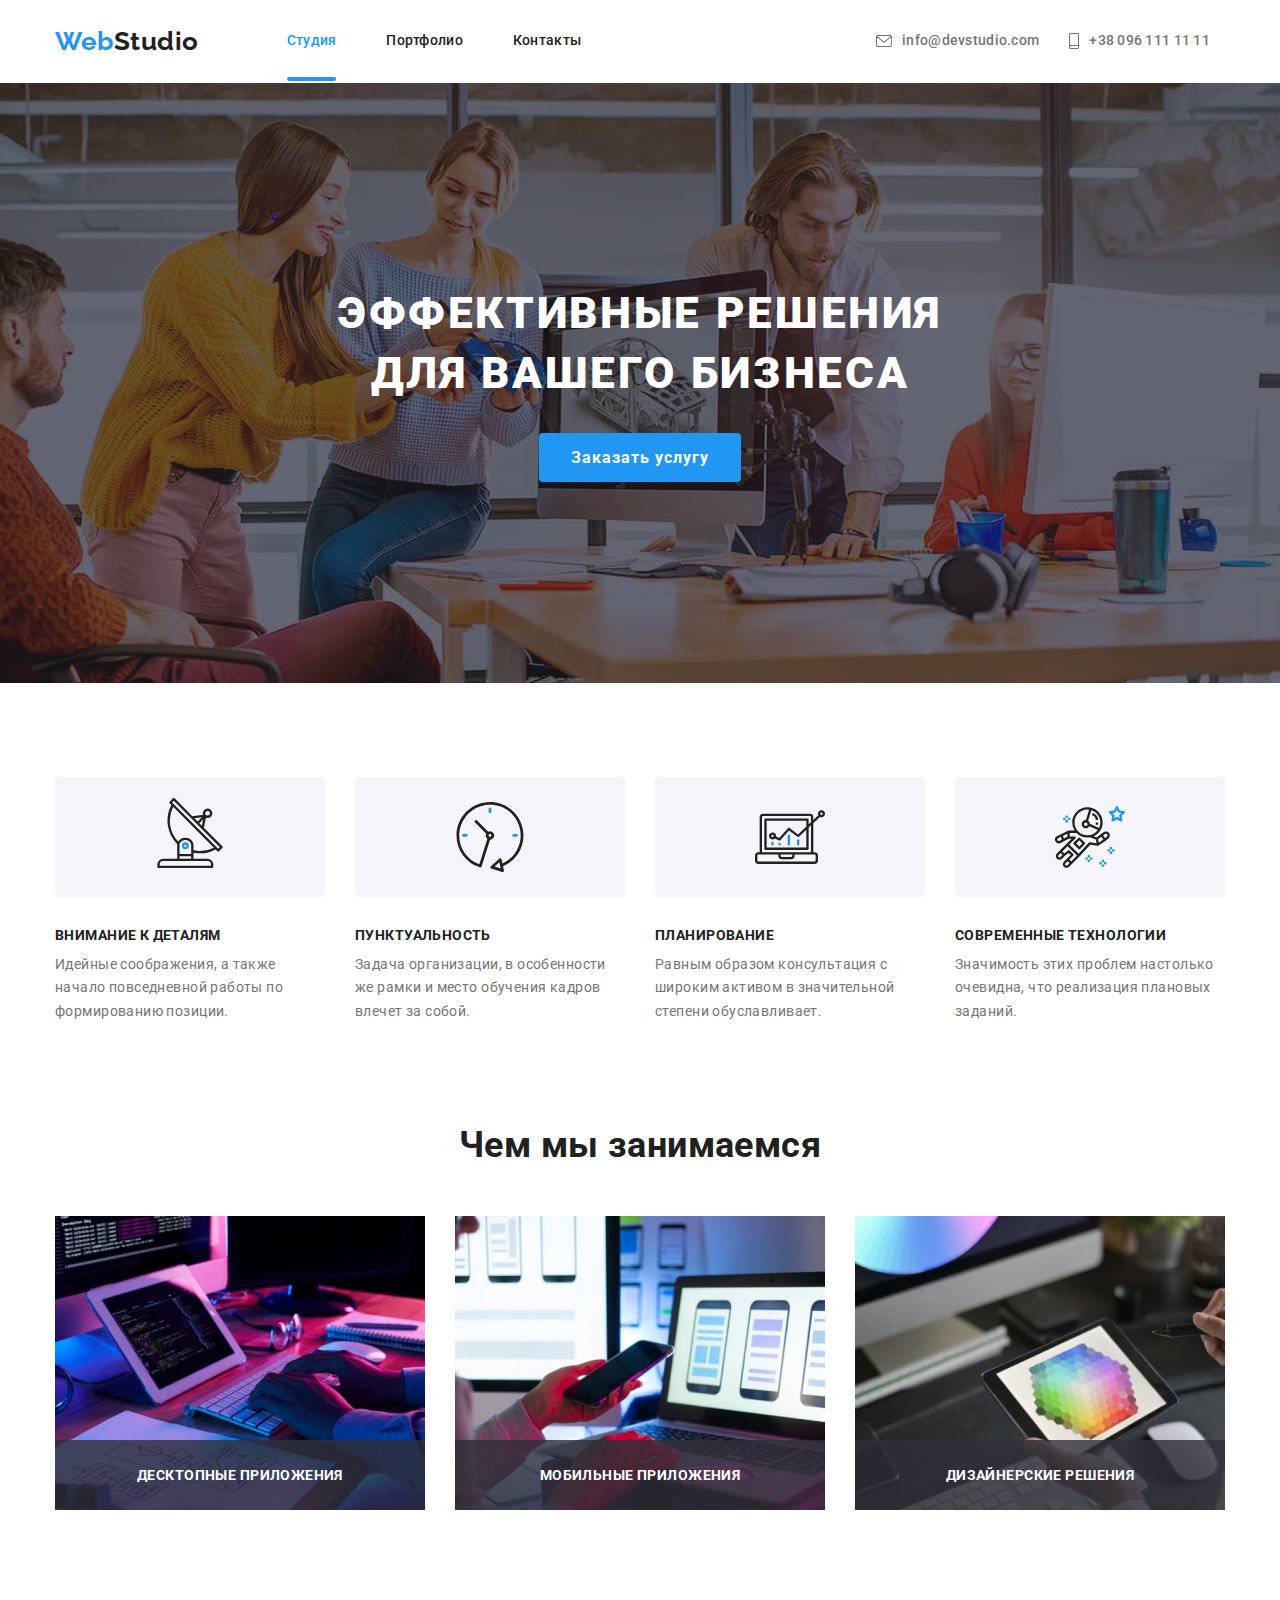
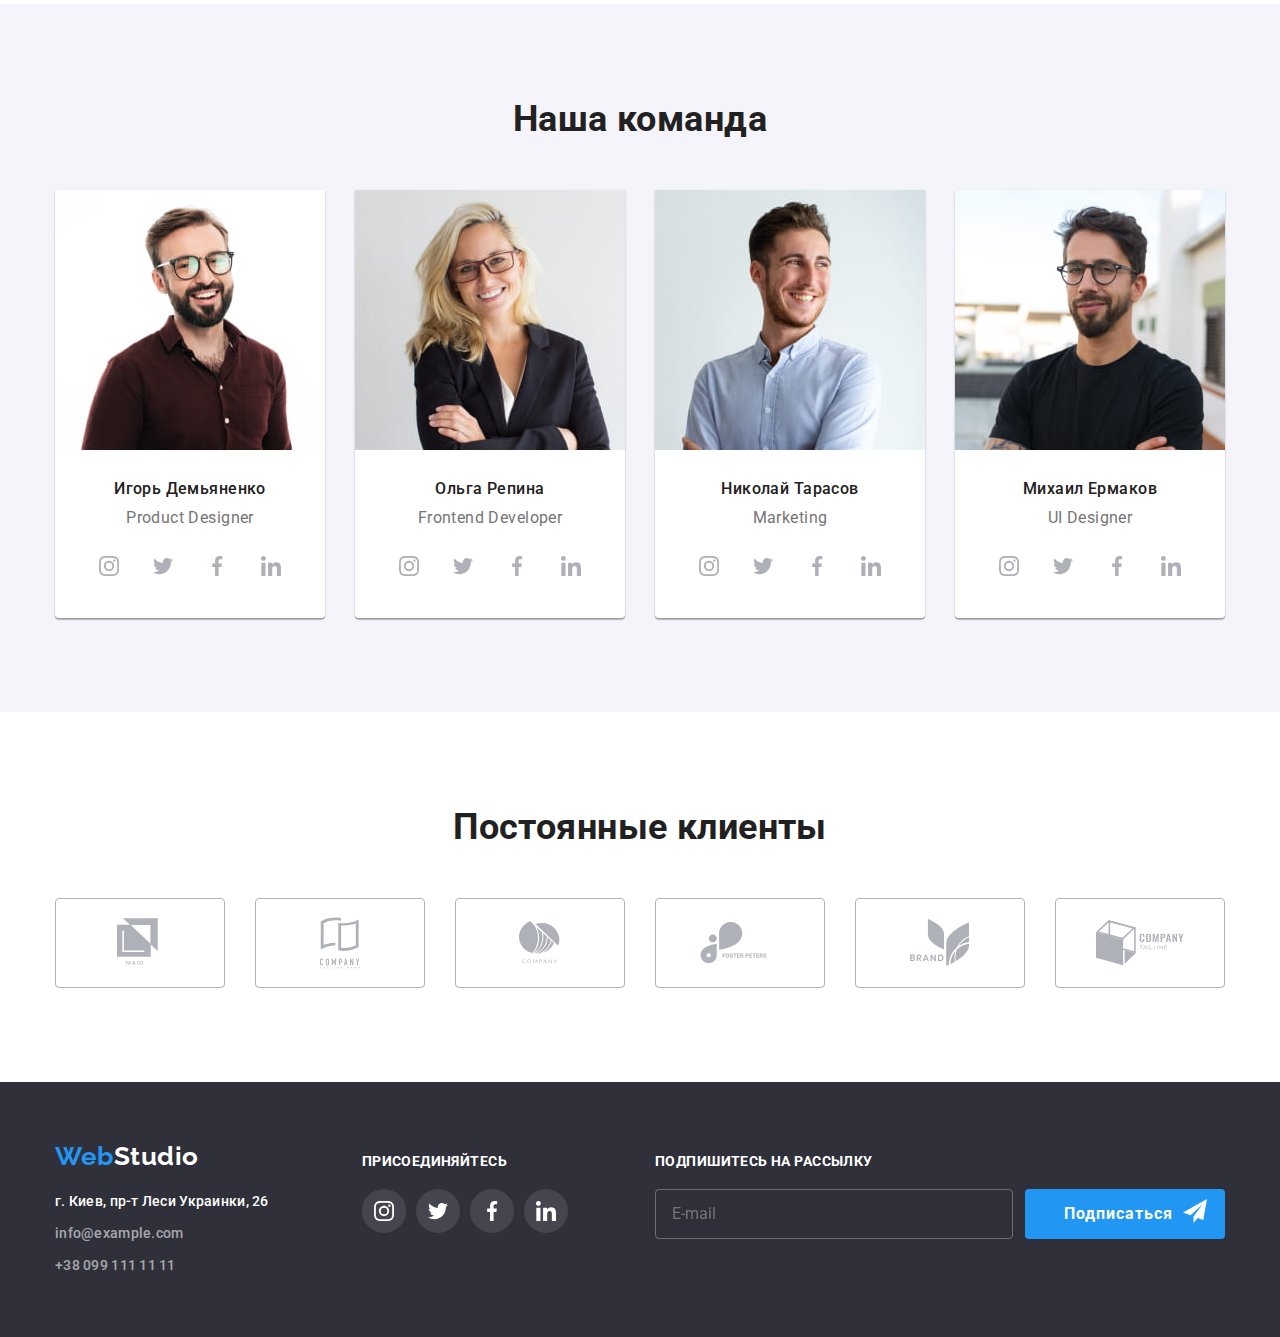
<file: index.html>
<!DOCTYPE html>
<html lang="ru">

<head>
  <meta charset="UTF-8" />
  <meta name="viewport" content="width=device-width, initial-scale=1.0" />
  <title>Web Studio</title>
  <link rel="stylesheet"
    href="https://cdnjs.cloudflare.com/ajax/libs/modern-normalize/0.7.0/modern-normalize.min.css" />
  <link
    href="https://fonts.googleapis.com/css2?family=Raleway:wght@700&family=Roboto:ital,wght@0,400;0,500;0,700;1,400&display=swap"
    rel="stylesheet">
  <link rel="stylesheet" href="./css/main.min.css" />
</head>

<body >
    <!-- header -->
  <header class="header">
    <div class="container menu">
      <nav>
        <div class=" main-nav">
            <a href="index.html" class="logo link  accent ">Web<span class="black">Studio</span></a>       
          <ul class="li main-menu">
            <li class="item main-menu-item">
              <a href="index.html" class=" link active main ">Студия</a>
            </li>
          <li class="item main-menu-item">
            <a href="./portfolio.html" class=" link">Портфолио</a>
          </li>
          <li class="item main-menu-item">
            <a href="#contacts" class=" link">Контакты</a>
          </li>
        </ul>
        </div>
      </nav>
      <ul class="li contact-container">
        <li class="item contact-container-item">
          <a href="mailto:info@devstudio.com" class=" link contact">
            <svg class="icon" width="16" height="12">
              <use href="./img/sprite.svg#icon-mail"></use>
            </svg>
            info@devstudio.com</a>
        </li>
        <li class="item contact-container-item">
          <a href="tel:+380961111111" class=" link contact">
            <svg class="icon" width="10" height="16">
              <use href="./img/sprite.svg#icon-smartphone"></use>
            </svg>
            +38 096 111 11 11</a>
        </li>
      </ul>
    </div>
    <div class="container container-mobile-menu">
    
      <a href="index.html" class="logo link  accent ">Web<span class="black">Studio</span></a>
      <button  class="mobile-menu-btn" aria-label="Переключатель мобильного меню" data-menu-button>
        <svg  class="icon " width="40" height="40">
          <use class="icon-menu" href="./img/sprite.svg#icon-menu"></use>
          <use class="icon-cross" href="./img/sprite.svg#icon-close-black"></use>
        </svg>
      </button>
    
      <div data-menu class="mobile-menu">
        <div data-menu class="mobile-main-menu">
          <ul class="li main-menu-items">
            <li class="item main-menu-item"><a href="index.html" class=" link active main ">Студия</a></li>
            <li class="item main-menu-item">
              <a href="./portfolio.html" class=" link">Портфолио</a>
            </li>
            <li class="item main-menu-item"><a href="#contacts" class=" link">Контакты</a></li>
          </ul>
        </div>
    
    
        <ul class="li contact-container">
          <li class="item contact-container-item">
            <a href="mailto:info@devstudio.com" class=" link contact">
              <svg class="icon" width="16" height="12">
                <use href="./img/sprite.svg#icon-mail"></use>
              </svg>
              info@devstudio.com</a>
          </li>
          <li class="item contact-container-item">
            <a href="tel:+380961111111" class=" link contact">
              <svg class="icon" width="10" height="16">
                <use href="./img/sprite.svg#icon-smartphone"></use>
              </svg>
              +38 096 111 11 11</a>
          </li>
        </ul>
      </div>
    </div>
  </header>
  <!--section hero-->
  <section class="hero">
    <div class="hero-content"><h1 class=" title">
      Эффективные решения
      для вашего бизнеса
    </h1>
    <button data-modal-open class="button button-hero button-shadow">Заказать услугу</button></div>
  </section>
  <!--section company advantages-->
  <section class="advantages section">
    <div class="container">
      <h2 class="title visually-hidden">Наши качества</h2>
      <ul class="section-items grid-tablet grid li">
        <li class="item advanteges-item grid-item .grid-item-4cl">
          <div class="picture flex-center-center">
            <div class="icon">
              <svg class="" width="70" height="70">
                <use href="./img/sprite.svg#icon-antenna"></use>
              </svg>
            </div>
          </div>
          <h3 class="title advanteges-title">Внимание к деталям</h3>
          <p class="text advanteges-text">
            Идейные соображения, а также начало повседневной работы по
            формированию позиции.
          </p>
        </li>
        <li class="item advanteges-item grid-item .grid-item-4cl">
          <div class="picture flex-center-center">
            <svg class="icon" width="70" height="70">
              <use href="./img/sprite.svg#icon-clock"></use>
            </svg>
          </div>
          <h3 class="title advanteges-title">Пунктуальность</h3>
          <p class="text advanteges-text">
            Задача организации, в особенности же рамки и место обучения кадров
            влечет за собой.
          </p>
        </li>
        <li class="item advanteges-item grid-item .grid-item-4cl">
          <div class="picture flex-center-center">
            <svg class="icon" width="70" height="70">
              <use href="./img/sprite.svg#icon-diagram"></use>
            </svg>
          </div>
          <h3 class="title advanteges-title">Планирование</h3>
          <p class="text advanteges-text">
            Равным образом консультация с широким активом в значительной
            степени обуславливает.
          </p>
        </li>
        <li class="item advanteges-item grid-item .grid-item-4cl">
          <div class="picture flex-center-center">
            <svg class="icon" width="70" height="70">
              <use href="./img/sprite.svg#icon-astronaut"></use>
            </svg>
          </div>
          <h3 class="title advanteges-title">Современные технологии</h3>
          <p class="text advanteges-text">
            Значимость этих проблем настолько очевидна, что реализация
            плановых заданий.
          </p>
        </li>
      </ul>
    </div>
  </section>
  <!--section features -->
  <section class="section section-features">
    <div class="container">
      <h2 class="title section-title title-h2">Чем мы занимаемся</h2>
      <ul class="li features-items">
        <li class="item">
          <a href="" class="link"><img src="./img/desktop/features/img01-min.jpg" srcset="./img/desktop/features/img01@2x-min.jpg 2x"
              alt="Человек пишет програмный код, рядом лист с алгоритмом" width="370" class="picture"/>
          </a>
          <div class="text-box"><p class="text">Десктопные приложения</p></div>
        </li>
        <li class="item">
          <a href="" class="link"><img src="./img/desktop/features/img02-min.jpg" srcset="./img/desktop/features/img02@2x-min.jpg 2x" alt="человек за ноутбуком" width="370" class="picture"/>
          </a>
          <div class="text-box"><p class="text">Мобильные приложения</p></div>
        </li>
        <li class="item">
          <a href="" class="link"><img src="./img/desktop/features/img03-min.jpg" srcset="./img/desktop/features/img03@2x-min.jpg 2x" alt="человек выбирает на планшете цвета"
              width="370" class="picture"/>
          </a>
          <div class="text-box"><p class="text">Дизайнерские решения</p></div>
        </li>
      </ul>
    </div>
  </section>
  <!--section our team-->
  <section class="our-team section">
    <div class="container">
      <h2 class="title section-title">Наша команда</h2>
      <ul class="our-team-items grid li">
        <li class="item our-team-item grid-item">
          <picture>
            <source srcset="./img/desktop/our-team/img01.jpg 1x, ./img/desktop/our-team/img01@2x.jpg 2x" media="(min-width: 1200px)" />
            <source srcset="./img/tablet/our-team/img01-min.jpg 1x, ./img/tablet/our-team/img01@2x-min.jpg 2x"
              media="(min-width: 768px)" />
              <source srcset="./img/mobile/our-team/img-min.jpg 1x, ./img/mobile/our-team/img@2x-min.jpg 2x" />
            <img alt="Игорь Демьяненко" src="./img/mobile/our-team/img-min.jpg"
            width="270" class="picture" /></picture>
          <h3 class="title our-team-title">Игорь Демьяненко</h3>
          <p class="text">Product Designer</p>
          <ul class="social-links li">
            <li class="item instagram">
              <a href="https://www.instagram.com/" target="_blank" rel="nofollow noopener norefferer" class="link our-team-link"
                aria-label="instagram"><svg class="icon" width="20" height="20">
                  <use href="./img/sprite.svg#icon-instagram"></use>
                </svg>
              </a>
            </li>
            <li class="item twitter">
              <a href="http://twitter.com/" class="link our-team-link" target="_blank" rel="nofollow noopener norefferer"
                aria-label="twitter"><svg class="icon" width="20" height="20">
                  <use href="./img/sprite.svg#icon-twitter"></use>
                </svg>
              </a>
            </li>
            <li class="item facebook">
              <a href="https://www.facebook.com/" class="link our-team-link" target="_blank" rel="nofollow noopener norefferer"
                aria-label="facebook"><svg class="icon" width="20" height="20">
                  <use href="./img/sprite.svg#icon-facebook"></use>
                </svg>
              </a>
            </li>
            <li class="item linkedin">
              <a href="https://www.linkedin.com/" class="link our-team-link" target="_blank" rel="nofollow noopener norefferer"
                aria-label="linkedin"><svg class="icon" width="20" height="20">
                  <use href="./img/sprite.svg#icon-linkedin"></use>
                </svg>
              </a>
            </li>
          </ul>
        </li>
        <li class="item our-team-item grid-item">
          <picture>
            <source srcset="./img/desktop/our-team/img02.jpg 1x, ./img/desktop/our-team/img02@2x.jpg 2x"
              media="(min-width: 1200px)" />
            <source srcset="./img/tablet/our-team/img02-min.jpg 1x, ./img/tablet/our-team/img02@2x-min.jpg 2x"
              media="(min-width: 768px)" />
              <source srcset="./img/mobile/our-team/img2-min.jpg 1x, ./img/mobile/our-team/img2@2x-min.jpg 2x" />
            <img alt="Ольга Репина" src="./img/mobile/our-team/img2-min.jpg" width="270" class="picture" /></picture>
          <h3 class="title our-team-title">Ольга Репина</h3>
          <p class="text">Frontend Developer</p>
          <ul class="social-links li">
            <li class="item instagram">
              <a href="https://www.instagram.com/" target="_blank" rel="nofollow noopener norefferer" class="link our-team-link"
                aria-label="instagram"><svg class="icon" width="20" height="20">
                  <use href="./img/sprite.svg#icon-instagram"></use>
                </svg>
              </a>
            </li>
            <li class="item twitter">
              <a href="http://twitter.com/" class="link our-team-link" target="_blank" rel="nofollow noopener norefferer"
                aria-label="twitter"><svg class="icon" width="20" height="20">
                  <use href="./img/sprite.svg#icon-twitter"></use>
                </svg>
              </a>
            </li>
            <li class="item facebook">
              <a href="https://www.facebook.com/" class="link our-team-link" target="_blank" rel="nofollow noopener norefferer"
                aria-label="facebook"><svg class="icon" width="20" height="20">
                  <use href="./img/sprite.svg#icon-facebook"></use>
                </svg>
              </a>
            </li>
            <li class="item linkedin">
              <a href="https://www.linkedin.com/" class="link our-team-link" target="_blank" rel="nofollow noopener norefferer"
                aria-label="linkedin"><svg class="icon" width="20" height="20">
                  <use href="./img/sprite.svg#icon-linkedin"></use>
                </svg>
              </a>
            </li>
          </ul>
        </li>
        <li class="item our-team-item grid-item">
          <picture>
            <source srcset="./img/desktop/our-team/img03.jpg 1x, ./img/desktop/our-team/img03@2x.jpg 2x"
              media="(min-width: 1200px)" />
            <source srcset="./img/tablet/our-team/img03-min.jpg 1x, ./img/tablet/our-team/img03@2x-min.jpg 2x"
              media="(min-width: 768px)" />
              <source srcset="./img/mobile/our-team/img3-min.jpg 1x, ./img/mobile/our-team/img3@2x-min.jpg 2x"/>
            <img alt="Николай Тарасов" src="./img/mobile/our-team/img3-min.jpg" width="270" class="picture" /></picture>
          <h3 class="title our-team-title">Николай Тарасов</h3>
          <p class="text">Marketing</p>
          <ul class="social-links li">
            <li class="item instagram">
              <a href="https://www.instagram.com/" target="_blank" rel="nofollow noopener norefferer" class="link our-team-link"
                aria-label="instagram"><svg class="icon" width="20" height="20">
                  <use href="./img/sprite.svg#icon-instagram"></use>
                </svg>
              </a>
            </li>
            <li class="item twitter">
              <a href="http://twitter.com/" class="link our-team-link" target="_blank" rel="nofollow noopener norefferer"
                aria-label="twitter"><svg class="icon" width="20" height="20">
                  <use href="./img/sprite.svg#icon-twitter"></use>
                </svg>
              </a>
            </li>
            <li class="item facebook">
              <a href="https://www.facebook.com/" class="link our-team-link" target="_blank" rel="nofollow noopener norefferer"
                aria-label="facebook"><svg class="icon" width="20" height="20">
                  <use href="./img/sprite.svg#icon-facebook"></use>
                </svg>
              </a>
            </li>
            <li class="item linkedin">
              <a href="https://www.linkedin.com/" class="link our-team-link" target="_blank" rel="nofollow noopener norefferer"
                aria-label="linkedin"><svg class="icon" width="20" height="20">
                  <use href="./img/sprite.svg#icon-linkedin"></use>
                </svg>
              </a>
            </li>
          </ul>
        </li>
        <li class="item our-team-item grid-item">
          <picture>
            <source srcset="./img/desktop/our-team/img04.jpg 1x, ./img/desktop/our-team/img04@2x.jpg 2x"
              media="(min-width: 1200px)" />
            <source srcset="./img/tablet/our-team/img04-min.jpg 1x, ./img/tablet/our-team/img04@2x-min.jpg 2x"
              media="(min-width: 768px)" />
              <source srcset="./img/mobile/our-team/img4-min.jpg 1x, ./img/mobile/our-team/img4@2x-min.jpg 2x" />
            <img alt="Михаил Ермаков" src="./img/mobile/our-team/img4-min.jpg" width="270" class="picture" /></picture>
          <h3 class="title our-team-title">Михаил Ермаков</h3>
          <p class="text">UI Designer</p>
          <ul class="social-links li">
            <li class="item instagram">
              <a href="https://www.instagram.com/" target="_blank" rel="nofollow noopener norefferer" class="link our-team-link"
                aria-label="instagram"><svg class="icon" width="20" height="20">
                  <use href="./img/sprite.svg#icon-instagram"></use>
                </svg>
              </a>
            </li>
            <li class="item twitter">
              <a href="http://twitter.com/" class="link our-team-link" target="_blank" rel="nofollow noopener norefferer"
                aria-label="twitter"><svg class="icon" width="20" height="20">
                  <use href="./img/sprite.svg#icon-twitter"></use>
                </svg>
              </a>
            </li>
            <li class="item facebook">
              <a href="https://www.facebook.com/" class="link our-team-link" target="_blank" rel="nofollow noopener norefferer"
                aria-label="facebook"><svg class="icon" width="20" height="20">
                  <use href="./img/sprite.svg#icon-facebook"></use>
                </svg>
              </a>
            </li>
            <li class="item linkedin">
              <a href="https://www.linkedin.com/" class="link our-team-link" target="_blank" rel="nofollow noopener norefferer"
                aria-label="linkedin"><svg class="icon" width="20" height="20">
                  <use href="./img/sprite.svg#icon-linkedin"></use>
                </svg>
              </a>
            </li>
          </ul>
        </li>
      </ul>
    </div>
  </section>

  <!-- our clients -->
  <section class="section our-clients">
    <div class="container">
      <h2 class="title section-title">Постоянные клиенты</h2>
      <ul class="items-clients grid li">
        <li class="item logo1 grid-item">
          <a href="" class="link" target="_blank" rel="nofollow noopener norefferer">
            <svg class="icon" width="45" height="50">
              <use href="./img/sprite.svg#icon-logo-1"></use>
            </svg>
          </a>
        </li>
        <li class="item logo2 grid-item">
          <a href="" class="link" target="_blank" rel="nofollow noopener norefferer">
            <svg class="icon" width="40" height="52">
              <use href="./img/sprite.svg#icon-logo-2"></use>
            </svg>
          </a>
        </li>
        <li class="item logo3 grid-item">
          <a href="" class="link" target="_blank" rel="nofollow noopener norefferer">
            <svg class="icon" width="41" height="43">
              <use href="./img/sprite.svg#icon-logo-3"></use>
            </svg>
          </a>
        </li>
        <li class="item logo4 grid-item">
          <a href="" class="link" target="_blank" rel="nofollow noopener norefferer">
            <svg class="icon" width="80" height="42">
              <use href="./img/sprite.svg#icon-logo-4"></use>
            </svg>
          </a>
        </li>
        <li class="item logo5 grid-item">
          <a href="" class="link" target="_blank" rel="nofollow noopener norefferer">
            <svg class="icon" width="59" height="47">
              <use href="./img/sprite.svg#icon-logo-5"></use>
            </svg>
          </a>
        </li>
        <li class="item logo6 grid-item">
          <a href="" class="link" target="_blank" rel="nofollow noopener norefferer">
            <svg class="icon" width="88" height="46">
              <use href="./img/sprite.svg#icon-logo-6"></use>
            </svg>
          </a>
        </li>
      </ul>
    </div>
    <!--  -->
  </section>

  <!-- footer -->
  <footer class="footer">
    <div class="container">
<div class="footer-box-tablet">
  <div class="footer-box">
  <a href="index.html" class="logo link accent">Web<span class="white">Studio</span></a>
  <address>
    <a href="https://goo.gl/maps/cbhWVYTHNFpLrrd46" class="contact-address link" target="_blank"
      rel="nofollow noopener norefferer" id="contacts">г. Киев, пр-т Леси Украинки, 26</a>
  </address>
  <ul class="li list">
    <li><a href="/" class="link us-contact">info@example.com</a></li>
    <li><a href="/" class="link us-contact">+38 099 111 11 11</a></li>
  </ul>
</div>
<div class="our-links footer-box">
  <b class="call">присоединяйтесь</b>
  <ul class="our-links-items li">
    <li class="item instagram-footer">
      <a class="link our-link flex-center-center" href="https://www.instagram.com/" target="_blank"
        rel="nofollow noopener norefferer" aria-label="instagram"><svg class="icon" width="20" height="20">
          <use href="./img/sprite.svg#icon-instagram"></use>
        </svg>
      </a>
    </li>
    <li class="item twitter-footer">
      <a class="link our-link flex-center-center" href="http://twitter.com/" target="_blank"
        rel="nofollow noopener norefferer" aria-label="twitter"><svg class="icon" width="20" height="20">
          <use href="./img/sprite.svg#icon-twitter"></use>
        </svg>
      </a>
    </li>
    <li class="item facebook-footer">
      <a class="link our-link flex-center-center" href="https://www.facebook.com/" target="_blank"
        rel="nofollow noopener norefferer" aria-label="facebook"><svg class="icon" width="20" height="20">
          <use href="./img/sprite.svg#icon-facebook"></use>
        </svg>
      </a>
    </li>
    <li class="item linkedin-footer">
      <a class="link our-link flex-center-center" href="https://www.linkedin.com" target="_blank"
        rel="nofollow noopener norefferer" aria-label="linkedin"><svg class="icon" width="20" height="20">
          <use href="./img/sprite.svg#icon-linkedin"></use>
        </svg>
      </a>
    </li>
  </ul>
</div>
</div>
      <div class="form-container">
  
            <form class="form">
              <label for="email" class="call">Подпишитесь на рассылку</label>
            <div class="block">
              <input class="item-form email" type="email" name="email" placeholder="E-mail" id="email">
              <button  type="submit" class="button button-submit item-form button-shadow"><span class="sub-text">Подписаться</span><svg class="icon" width="24" height="24">
                <use href="./img/sprite.svg#icon-send"></use>
                </svg>
            </button>
            </div>
            </form></div>
    </div>
  </footer>

  <div data-modal class="backdrop is-hidden" >
      <div class="modal">
          <button data-modal-close class="modal-button">
            <svg class="icon" width="34" height="34">
            <use href="./img/sprite.svg#icon-close-black"></use>
            </svg>
          </button>
          
        
          <p class="modal-form-title">Оставьте свои данные, мы вам перезвоним</p>
          <form  class="form modal-form">
            
            <label class="label" for="name">Имя</label>
              <div class="input-box">
            <input class="modal-input" type="text" name="name" id="name"><svg class="icon">
              <use href="./img/sprite.svg#icon-person-black" width="18" height="18"></use>
            </svg></div>
            <label class="label" for="telephone">Телефон</label>
            <div class="input-box"><input class="modal-input" type="tel" name="telephone" id="telephone">
            <svg class="icon">
            <use href="./img/sprite.svg#icon-phone-black" width="18" height="18"></use>
            </svg></div>
            <label class="label" for="e-mail">Почта</label>
            <div class="input-box"><input class="modal-input" type="email" name="email" id="e-mail">
              <svg class="icon">
              <use href="./img/sprite.svg#icon-email-black" width="18" height="18"></use>
            </svg></div>
            <label for="textarea" class="label"> Комментарий </label>
              <textarea class="modal-input textarea" name="comment" rows="10" placeholder="Введите текст" id="textarea"></textarea>
            
            <label class="checkbox-label">
              <input type="checkbox" name="agree" class="checkbox"> 
              <span class="label">Соглашаюсь с рассылкой и принимаю</span>
              <span class="checkbox-icon"></span>
              <a href="" class="link-sub">Условия договора</a>
            </label>
            <button class="button button-submit form-button button-shadow" type="submit">Отправить</button>
          </form>
      </div>
  </div>

      <script src="./js/modal.js"></script>
</body>

</html>
</file>
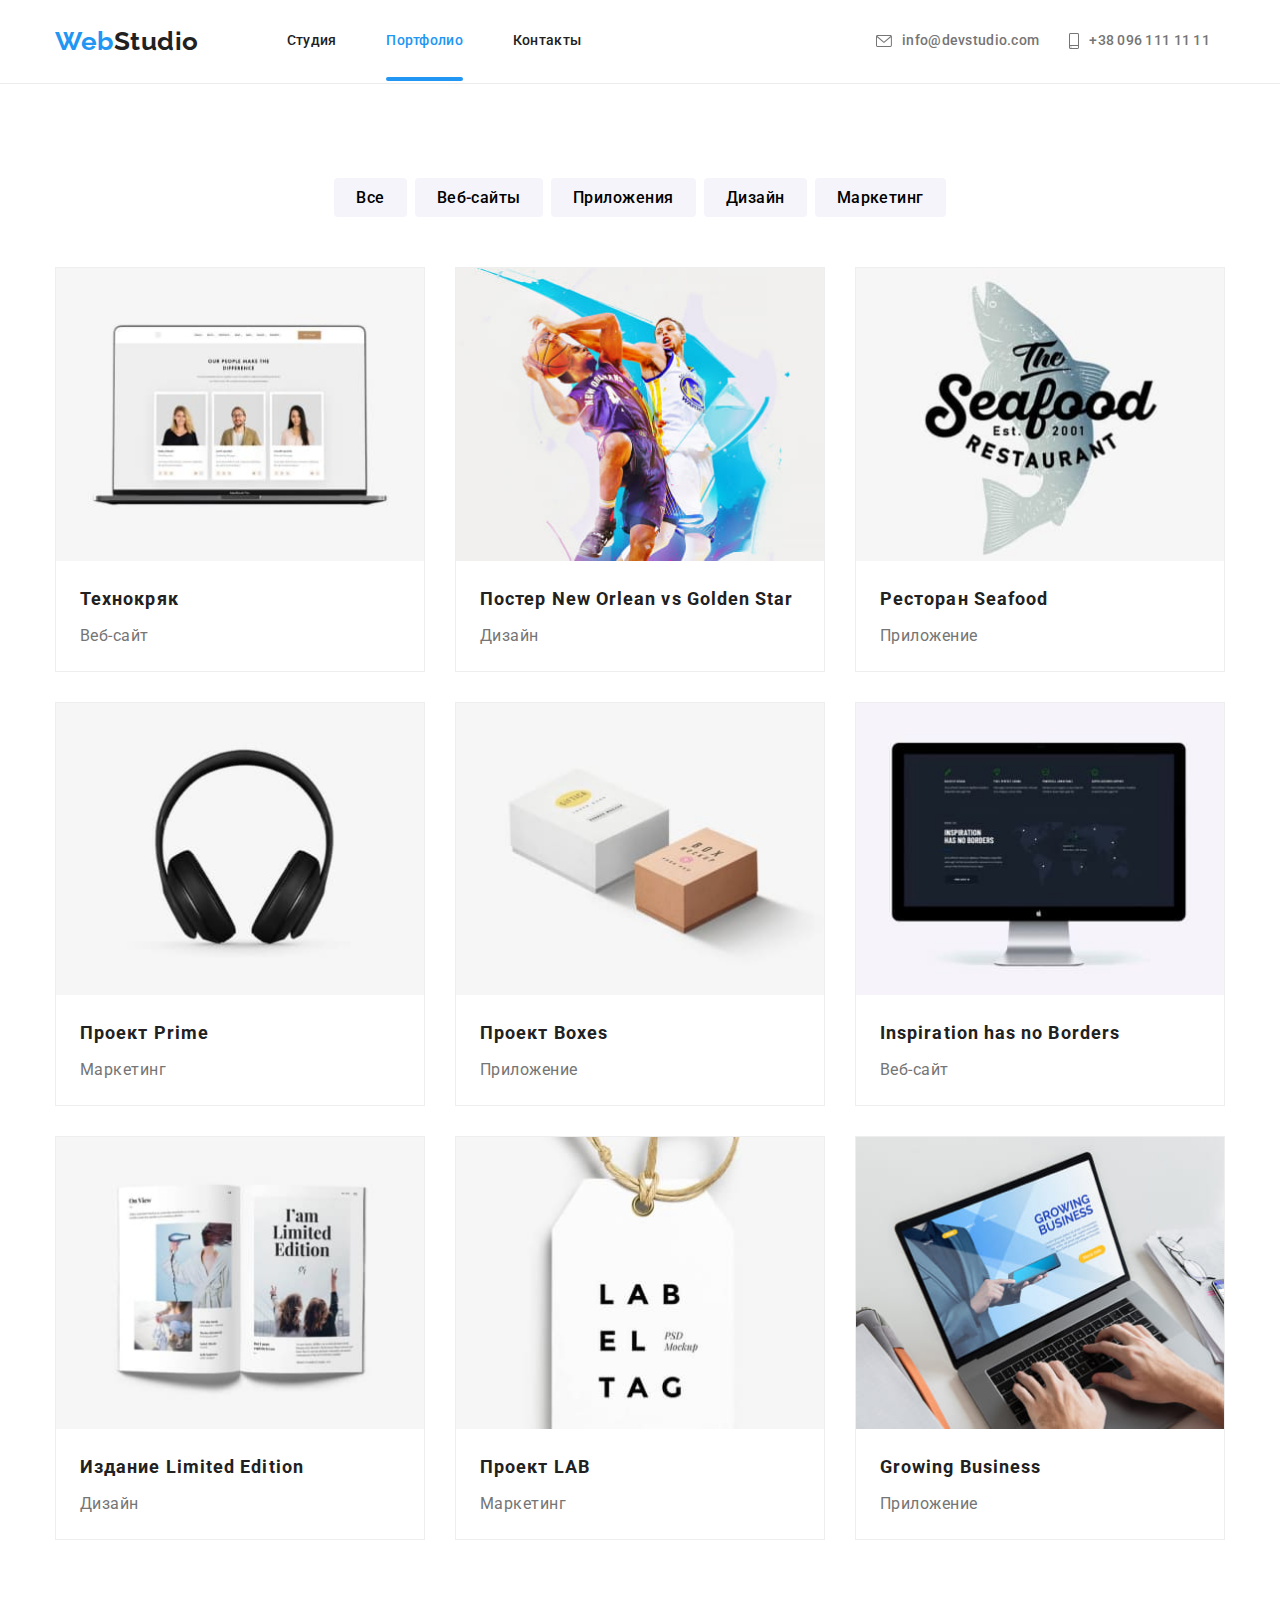
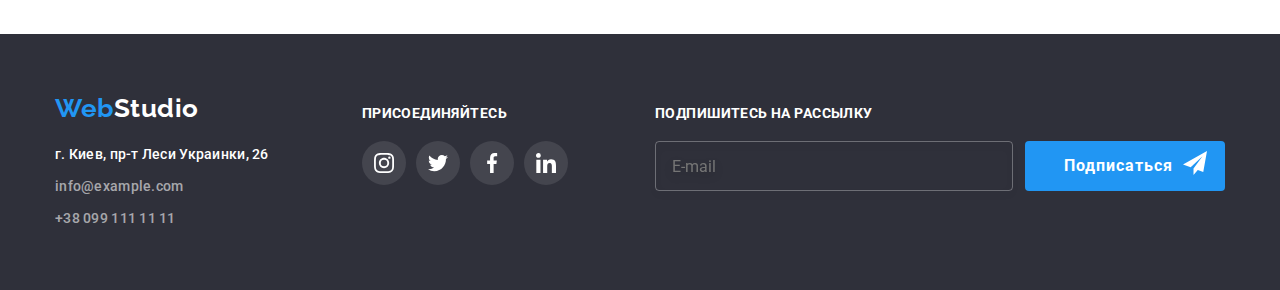
<file: portfolio.html>
<!DOCTYPE html>
<html lang="ru">

<head>
  <meta charset="UTF-8" />
  <meta name="viewport" content="width=device-width, initial-scale=1.0" />
  <title>Portfolio</title>
  <link rel="stylesheet"
    href="https://cdnjs.cloudflare.com/ajax/libs/modern-normalize/0.7.0/modern-normalize.min.css" />

  <link
    href="https://fonts.googleapis.com/css2?family=Raleway:wght@700&family=Roboto:ital,wght@0,400;0,500;0,700;1,400&display=swap"
    rel="stylesheet">


  <link rel="stylesheet" href="./css/main.min.css" />
</head>

<body>
  <!-- header -->
  <header class="header header-portfolio">
    <div class="container menu">
      <nav>
        <ul class="li main-nav">
          <li>
            <a href="index.html" class="logo link accent ">Web<span class="black">Studio</span></a>
          </li>
          <li class="item main-menu-item"><a href="index.html" class=" link">Студия</a></li>
          <li class="item main-menu-item">
            <a href="./portfolio.html" class=" link active portfolio">Портфолио</a>
          </li>
          <li class="item main-menu-item"><a href="#contacts" class=" link">Контакты</a></li>
        </ul>
      </nav>
      <ul class="li contact-container">
        <li class="item contact-container-item">
          <a href="/" class=" link contact">
            <svg class="icon" width="16" height="12">
              <use href="./img/sprite.svg#icon-mail"></use>
            </svg>
            <span>info@devstudio.com</span></a>
        </li>
        <li class="item contact-container-item">
          <a href="/" class=" link contact">
            <svg class="icon" width="10" height="16">
              <use href="./img/sprite.svg#icon-smartphone"></use>
            </svg>
            <span>+38 096 111 11 11</span></a>
        </li>
      </ul>
    </div>
    <div class="container container-mobile-menu">
    
      <a href="index.html" class="logo link  accent ">Web<span class="black">Studio</span></a>
      <button class="mobile-menu-btn" aria-label="Переключатель мобильного меню" data-menu-button>
        <svg class="icon " width="40" height="40">
          <use class="icon-menu" href="./img/sprite.svg#icon-menu"></use>
          <use class="icon-cross" href="./img/sprite.svg#icon-close-black"></use>
        </svg>
      </button>
    
      <div data-menu class="mobile-menu">
        <div data-menu class="mobile-main-menu">
          <ul class="li main-menu-items">
            <li class="item main-menu-item"><a href="index.html" class=" link  main ">Студия</a></li>
            <li class="item main-menu-item">
              <a href="./portfolio.html" class="active link">Портфолио</a>
            </li>
            <li class="item main-menu-item"><a href="#contacts" class=" link">Контакты</a></li>
          </ul>
        </div>
    
    
        <ul class="li contact-container">
          <li class="item contact-container-item">
            <a href="mailto:info@devstudio.com" class=" link contact">
              <svg class="icon" width="16" height="12">
                <use href="./img/sprite.svg#icon-mail"></use>
              </svg>
              info@devstudio.com</a>
          </li>
          <li class="item contact-container-item">
            <a href="tel:+380961111111" class=" link contact">
              <svg class="icon" width="10" height="16">
                <use href="./img/sprite.svg#icon-smartphone"></use>
              </svg>
              +38 096 111 11 11</a>
          </li>
        </ul>
      </div>
    </div>
  </header>
  <!--  -->
  <section class=" section">
    <div class="container">
    <ul class="li filter-list">
      <li class="item">
        <button type="button" class="button button-filter">
          <span class="text">Все</span>
        </button>
      </li>
      <li class="item">
        <button type="button" class="button button-filter">
          <span class="text">Веб-сайты</span>
        </button>
      </li>
      <li class="item">
        <button type="button" class="button button-filter">
          <span class="text">Приложения</span>
        </button>
      </li>
      <li class="item">
        <button type="button" class="button button-filter">
          <span class="text">Дизайн</span>
        </button>
      </li>
      <li class="item">
        <button type="button" class="button button-filter">
          <span class="text">Маркетинг</span>
        </button>
      </li>
    </ul>
    <div class="projects">
      <ul class="li grid">
        <li class="item grid-item">
          <a href="" class="link">
            <div class="thumb">
             <picture class="picture">
               <source srcset="./img/desktop/portfolio/img01.jpg 1x, ./img/desktop/portfolio/img012x.jpg 2x" media="(min-width: 1200px)">
                <source srcset="./img/tablet/portfolio/img01-min.jpg 1x, ./img/tablet/portfolio/img01@2x-min.jpg 2x" media="(min-width: 768px)">
                <source srcset="./img/mobile/portfolio/img01-min.jpg 1x, ./img/mobile/portfolio/img01@2x-min.jpg 2x">
                <img src="./img/mobile/portfolio/img01-min.jpg" 
                  alt="ноутбук с открытым веб сайтом" width="450" class="picture">
              </picture>
              <!-- <img src="./img/desktop/portfolio/img01.jpg" srcset="./img/desktop/portfolio/img012x.jpg 2x" alt="ноутбук с открытым веб сайтом" width="450" class="picture" /> -->
              <p class="text text-thumb">Технокряк это современная площадка распространения коронавируса. Компании используют
                эту платформу для цифрового
                шпионажа и атак на защищённые сервера конкурентов.</p>
            </div>
            <h2 class="title">Технокряк</h2>
            <p class="text projects-text">Веб-сайт</p>
          </a>
      
        </li>
        <li class="item grid-item">
          <a href="" class="link">
            <div class="thumb">
              <picture class="picture">
                <source srcset="./img/desktop/portfolio/img02.jpg 1x, ./img/desktop/portfolio/img022x.jpg 2x"
                  media="(min-width: 1200px)">
                <source srcset="./img/tablet/portfolio/img02-min.jpg 1x, ./img/tablet/portfolio/img02@2x-min.jpg 2x"
                  media="(min-width: 768px)">
                <source srcset="./img/mobile/portfolio/img02-min.jpg 1x, ./img/mobile/portfolio/img02@2x-min.jpg 2x">
                <img src="./img/mobile/portfolio/img02-min.jpg" alt="два баскетболиста" width="450" class="picture">
              </picture>
              
              <p class="text text-thumb">Технокряк это современная площадка распространения коронавируса. Компании используют
                эту платформу для цифрового
                шпионажа и атак на защищённые сервера конкурентов.
              </p>
            </div>
      
            <h2 class="title">
              Постер <span lang="en">New Orlean vs Golden Star</span>
            </h2>
            <p class="text projects-text">Дизайн</p>
          </a>
        </li>
        <li class="item grid-item">
          <a href="" class="link">
            <div class="thumb">
              <picture class="picture">
                <source srcset="./img/desktop/portfolio/img03.jpg 1x, ./img/desktop/portfolio/img032x.jpg 2x"
                  media="(min-width: 1200px)">
                <source srcset="./img/tablet/portfolio/img03-min.jpg 1x, ./img/tablet/portfolio/img03@2x-min.jpg 2x"
                  media="(min-width: 768px)">
                <source srcset="./img/mobile/portfolio/img03-min.jpg 1x, ./img/mobile/portfolio/img03@2x-min.jpg 2x">
                <img src="./img/mobile/portfolio/img03-min.jpg" alt="рыба" width="450" class="picture">
              </picture>
              
              <p class="text text-thumb">Технокряк это современная площадка распространения коронавируса. Компании используют
                эту платформу для цифрового
                шпионажа и атак на защищённые сервера конкурентов.
              </p>
            </div>
            <h2 class="title">Ресторан <span lang="en">Seafood</span></h2>
            <p class="text projects-text">Приложение</p>
          </a>
        </li>
        <li class="item grid-item">
          <a href="" class="link">
            <div class="thumb">
              <picture class="picture">
                <source srcset="./img/desktop/portfolio/img04.jpg 1x, ./img/desktop/portfolio/img042x.jpg 2x"
                  media="(min-width: 1200px)">
                <source srcset="./img/tablet/portfolio/img04-min.jpg 1x, ./img/tablet/portfolio/img04@2x-min.jpg 2x"
                  media="(min-width: 768px)">
                <source srcset="./img/mobile/portfolio/img04-min.jpg 1x, ./img/mobile/portfolio/img04@2x-min.jpg 2x">
                <img src="./img/mobile/portfolio/img04-min.jpg" alt="наушники" width="450" class="picture">
              </picture>
              
              <p class="text text-thumb">Технокряк это современная площадка распространения коронавируса. Компании используют
                эту платформу для цифрового
                шпионажа и атак на защищённые сервера конкурентов.
              </p>
            </div>
      
            <h2 class="title">Проект <span lang="en">Prime</span></h2>
            <p class="text projects-text">Маркетинг</p>
          </a>
        </li>
        <li class="item grid-item">
          <a href="" class="link">
            <div class="thumb">
              <picture class="picture">
                <source srcset="./img/desktop/portfolio/img05.jpg 1x, ./img/desktop/portfolio/img052x.jpg 2x"
                  media="(min-width: 1200px)">
                <source srcset="./img/tablet/portfolio/img05-min.jpg 1x, ./img/tablet/portfolio/img05@2x-min.jpg 2x"
                  media="(min-width: 768px)">
                <source srcset="./img/mobile/portfolio/img05-min.jpg 1x, ./img/mobile/portfolio/img05@2x-min.jpg 2x">
                <img src="./img/mobile/portfolio/img05-min.jpg" alt="две коробочки" width="450" class="picture">
              </picture>
              
              <p class="text text-thumb">Технокряк это современная площадка распространения коронавируса. Компании используют
                эту платформу для цифрового
                шпионажа и атак на защищённые сервера конкурентов.
              </p>
            </div>
      
            <h2 class="title">Проект <span lang="en">Boxes</span></h2>
            <p class="text projects-text">Приложение</p>
          </a>
        </li>
        <li class="item grid-item">
          <a href="" class="link">
            <div class="thumb">
            <picture class="picture">
              <source srcset="./img/desktop/portfolio/img06.jpg 1x, ./img/desktop/portfolio/img062x.jpg 2x"
                media="(min-width: 1200px)">
              <source srcset="./img/tablet/portfolio/img06-min.jpg 1x, ./img/tablet/portfolio/img06@2x-min.jpg 2x"
                media="(min-width: 768px)">
              <source srcset="./img/mobile/portfolio/img06-min.jpg 1x, ./img/mobile/portfolio/img06@2x-min.jpg 2x">
              <img src="./img/mobile/portfolio/img06-min.jpg" alt="компьютер с сайтом" width="450" class="picture">
            </picture>
              <p class="text text-thumb">Технокряк это современная площадка распространения коронавируса. Компании используют
                эту платформу для цифрового
                шпионажа и атак на защищённые сервера конкурентов.
              </p>
            </div>
      
            <h2 class="title" lang="en">Inspiration has no Borders</h2>
            <p class="text projects-text">Веб-сайт</p>
          </a>
        </li>
        <li class="item grid-item">
          <a href="" class="link">
            <div class="thumb">
              
              <picture class="picture">
                <source srcset="./img/desktop/portfolio/img07.jpg 1x, ./img/desktop/portfolio/img072x.jpg 2x"
                  media="(min-width: 1200px)">
                <source srcset="./img/tablet/portfolio/img07-min.jpg 1x, ./img/tablet/portfolio/img07@2x-min.jpg 2x"
                  media="(min-width: 768px)">
                <source srcset="./img/mobile/portfolio/img07-min.jpg 1x, ./img/mobile/portfolio/img07@2x-min.jpg 2x">
                <img src="./img/mobile/portfolio/img07-min.jpg" alt="журнал" width="450" class="picture">
              </picture>
             
              <p class="text text-thumb">Технокряк это современная площадка распространения коронавируса. Компании используют
                эту платформу для цифрового
                шпионажа и атак на защищённые сервера конкурентов.
              </p>
            </div>
      
            <h2 class="title">
              Издание <span lang="en">Limited Edition</span>
            </h2>
            <p class="text projects-text">Дизайн</p>
          </a>
        </li>
        <li class="item grid-item">
          <a href="" class="link">
            <div class="thumb">
              <picture class="picture">
                <source srcset="./img/desktop/portfolio/img08.jpg 1x, ./img/desktop/portfolio/img082x.jpg 2x"
                  media="(min-width: 1200px)">
                <source srcset="./img/tablet/portfolio/img08-min.jpg 1x, ./img/tablet/portfolio/img08@2x-min.jpg 2x"
                  media="(min-width: 768px)">
                <source srcset="./img/mobile/portfolio/img08-min.jpg 1x, ./img/mobile/portfolio/img08@2x-min.jpg 2x">
                <img src="./img/mobile/portfolio/img08-min.jpg" alt="бирка с надписью лейбл тег" width="450" class="picture">
              </picture>
             
              <p class="text text-thumb">Технокряк это современная площадка распространения коронавируса. Компании используют
                эту платформу для цифрового
                шпионажа и атак на защищённые сервера конкурентов.
              </p>
            </div>
      
            <h2 class="title">Проект LAB</h2>
            <p class="text projects-text">Маркетинг</p>
          </a>
        </li>
        <li class="item grid-item">
          <a href="" class="link">
            <div class="thumb">
              <picture class="picture">
                <source srcset="./img/desktop/portfolio/img09.jpg 1x, ./img/desktop/portfolio/img092x.jpg 2x"
                  media="(min-width: 1200px)">
                <source srcset="./img/tablet/portfolio/img09-min.jpg 1x, ./img/tablet/portfolio/img09@2x-min.jpg 2x"
                  media="(min-width: 768px)">
                <source srcset="./img/mobile/portfolio/img09-min.jpg 1x, ./img/mobile/portfolio/img09@2x-min.jpg 2x">
                <img src="./img/mobile/portfolio/img09-min.jpg" alt="ноутбук с приложением" width="450" class="picture">
              </picture>
              
              <p class="text text-thumb">Технокряк это современная площадка распространения коронавируса. Компании используют
                эту платформу для цифрового
                шпионажа и атак на защищённые сервера конкурентов.
              </p>
            </div>
      
            <h2 class="title">Growing Business</h2>
            <p class="text projects-text">Приложение</p>
          </a>
        </li>
      
      </ul>
    </div>
    </div>
  </section>
  <!-- footer -->
    <footer class="footer">
      <div class="container">
        <div class="footer-box-tablet">
          <div class="footer-box">
          <a href="index.html" class="logo link accent">Web<span class="white">Studio</span></a>
          <address>
            <a href="https://goo.gl/maps/cbhWVYTHNFpLrrd46" class="contact-address link" id="contacts" target="_blank"
              rel="nofollow noopener norefferer">г. Киев, пр-т Леси Украинки, 26</a>
          </address>
          <ul class="li list">
            <li><a href="/" class="link us-contact">info@example.com</a></li>
            <li><a href="/" class="link us-contact">+38 099 111 11 11</a></li>
          </ul>
        </div>
        <div class="our-links footer-box">
          <b class="call">присоединяйтесь</b>
          <ul class="our-links-items li">
            <li class="item instagram-footer">
              <a class="link our-link" href="https://www.instagram.com/" target="_blank" rel="nofollow noopener norefferer"
                aria-label="instagram"><svg class="icon" width="20" height="20">
                  <use href="./img/sprite.svg#icon-instagram"></use>
                </svg>
              </a>
            </li>
            <li class="item twitter-footer">
              <a class="link our-link" href="http://twitter.com/" target="_blank" rel="nofollow noopener norefferer"
                aria-label="twitter"><svg class="icon" width="20" height="20">
                  <use href="./img/sprite.svg#icon-twitter"></use>
                </svg>
              </a>
            </li>
            <li class="item facebook-footer">
              <a class="link our-link" href="https://www.facebook.com/" target="_blank" rel="nofollow noopener norefferer"
                aria-label="facebook"><svg class="icon" width="20" height="20">
                  <use href="./img/sprite.svg#icon-facebook"></use>
                </svg>
              </a>
            </li>
            <li class="item linkedin-footer">
              <a class="link our-link" href="https://www.linkedin.com" target="_blank" rel="nofollow noopener norefferer"
                aria-label="linkedin"><svg class="icon" width="20" height="20">
                  <use href="./img/sprite.svg#icon-linkedin"></use>
                </svg>
              </a>
            </li>
          </ul>
        </div>
        </div>
        <div class="form-container">
          <form class="form">
            <label for="email" class="call">Подпишитесь на рассылку</label>
            <div class="block"><input class="item-form email" type="email" name="email" placeholder="E-mail" id="email">
              <button type="submit" class="button button-submit item-form button-shadow"><span class="sub-text">Подписаться</span><svg
                  class="icon" width="24" height="24">
                  <use href="./img/sprite.svg#icon-send"></use>
                </svg>
              </button>
              </div>
          </form>
        </div>
      </div>
    </footer>

    <script src="./js/modal.js"></script>
</body>

</html>
</file>
<file: css/main.min.css>
html{-webkit-box-sizing:border-box;box-sizing:border-box;overflow-x:hidden}*,*::before,*::after{-webkit-box-sizing:inherit;box-sizing:inherit}img{display:block;min-width:100%;height:auto}.visually-hidden{position:absolute;clip:rect(1px 1px 1px 1px);clip:rect(1px, 1px, 1px, 1px);padding:0 !important;border:0 !important;height:1px !important;width:1px !important;overflow:hidden}.li{list-style-type:none;margin-top:0;margin-bottom:0;padding-left:0}.link,.button{text-decoration:none}.button{letter-spacing:0.03em}.flex-center-center{display:-webkit-box;display:-ms-flexbox;display:flex;-webkit-box-pack:center;-ms-flex-pack:center;justify-content:center;-webkit-box-align:center;-ms-flex-align:center;align-items:center}.title,.text{margin-top:0;margin-bottom:0}.title{text-align:center;color:#212121}.text{text-align:left}.section-title{margin-bottom:50px;font-size:28px;font-weight:700;line-height:1.167}@media screen and (min-width: 1200px){.section-title{font-size:36px}}body{color:#757575;background:#fff;font-weight:400;font-family:Roboto, sans-serif;font-size:14px;line-height:1.71;letter-spacing:0.03em}.section{margin-right:auto;margin-left:auto;padding-top:60px;padding-bottom:60px}@media screen and (min-width: 1200px){.section{max-width:1600px;width:100%;padding-top:94px;padding-bottom:94px}}.section-features{padding-top:0}.link{display:block;color:#212121;font-weight:500;line-height:1.14;letter-spacing:0.02em}.link.contact{color:#757575;-webkit-transition:250ms cubic-bezier(0.4, 0, 0.2, 1);transition:250ms cubic-bezier(0.4, 0, 0.2, 1)}.link:hover,.link:focus{color:#2196f3}.button{border:none;cursor:pointer;font-weight:500;font-size:16px;border-radius:4px}.button-hero{display:inline-block;padding:10px 32px;margin-top:30px;color:#fff;background-color:#2196f3;font-weight:700;line-height:1.87;letter-spacing:0.06em;-webkit-transition:color 250ms cubic-bezier(0.4, 0, 0.2, 1),background-color 250ms cubic-bezier(0.4, 0, 0.2, 1);transition:color 250ms cubic-bezier(0.4, 0, 0.2, 1),background-color 250ms cubic-bezier(0.4, 0, 0.2, 1)}.button-hero:hover,.button-hero:focus{color:#2196f3;background:#fff}.container{max-width:100%;margin-left:auto;margin-right:auto;padding-left:15px;padding-right:15px}@media screen and (min-width: 480px){.container{width:480px}}@media screen and (min-width: 768px){.container{width:768px}}@media screen and (min-width: 1200px){.container{width:1200px}}.header{position:relative;margin-left:auto;margin-right:auto}.header-portfolio{border-bottom:1px solid #ececec}@media screen and (min-width: 768px){.header .header>.container{display:-webkit-box;display:-ms-flexbox;display:flex;-webkit-box-align:center;-ms-flex-align:center;align-items:center}.header .mobile-menu{display:none}}@media screen and (max-width: 767px){.menu{display:none}.header{max-width:480px}}@media screen and (min-width: 768px){.header{max-width:768px}}@media screen and (min-width: 768px){.header .menu{display:-webkit-box;display:-ms-flexbox;display:flex;-webkit-box-align:center;-ms-flex-align:center;align-items:center}}@media screen and (min-width: 768px){.main-menu-item:not(:last-child){margin-right:50px}}@media screen and (min-width: 1200px){.header{max-width:1600px}}.link:hover .icon,.link:focus .icon{fill:#2196f3;transition:--color2 250ms cubic-bezier(0.4, 0, 0.2, 1) --color5 250ms cubic-bezier(0.4, 0, 0.2, 1)}@media screen and (max-width: 767px){.menu{display:none}}.active{position:relative;color:#2196f3}.active::before{content:'';position:absolute;bottom:-1px;width:100%;height:4px;border-radius:2px;background-color:#2196f3}@media screen and (min-width: 1200px){.active::before{bottom:0}}@media screen and (max-width: 767px){.main-menu-item .link{display:inline-block;position:relative}}@media screen and (min-width: 768px){.main-menu-item>.link{padding-top:32px;padding-bottom:32px}.main-nav{display:-webkit-box;display:-ms-flexbox;display:flex}.main-menu{position:relative;display:-webkit-box;display:-ms-flexbox;display:flex}}.contact-container-item{display:-webkit-box;display:-ms-flexbox;display:flex;-webkit-box-align:center;-ms-flex-align:center;align-items:center}@media screen and (min-width: 768px) and (max-width: 1199px){.contact-container{font-size:12px}.contact-container-item:not(:last-child){margin-bottom:10px}}@media screen and (min-width: 768px){.contact-container{margin-right:15px;margin-left:auto}}@media screen and (min-width: 1200px){.contact-container{display:-webkit-box;display:-ms-flexbox;display:flex}.main-nav,.contact-container .link{display:-webkit-box;display:-ms-flexbox;display:flex;-webkit-box-align:center;-ms-flex-align:center;align-items:center}.contact-container-item:not(:last-child){margin-right:30px}}.header .icon{margin-right:10px;--color3: $primary-text-color;--color5: $primary-text-color}.mobile-menu{position:absolute;right:0;left:0;z-index:50;padding-top:60px;padding-right:15px;padding-bottom:60px;padding-left:15px;opacity:0;visibility:hidden;background:#ffffff;-webkit-box-shadow:0px 4px 8px rgba(0,0,0,0.04),0px 2px 4px rgba(0,0,0,0.08),0px 1px 3px rgba(0,0,0,0.16);box-shadow:0px 4px 8px rgba(0,0,0,0.04),0px 2px 4px rgba(0,0,0,0.08),0px 1px 3px rgba(0,0,0,0.16);font-size:18px}.mobile-menu.is-open{opacity:1;visibility:visible}.mobile-menu .item{display:block;text-align:center}.mobile-menu .main-menu-item:not(:last-child){margin-bottom:40px}.mobile-menu .link{padding-bottom:8px}@media screen and (max-width: 767px){.contact-container{padding-top:60px}.contact-container-item:not(:last-child){margin-bottom:16px}}@media screen and (min-width: 768px){.container-mobile-menu{display:none}}.mobile-menu-btn{border:none;background:rgba(0,0,0,0)}.mobile-menu-btn .icon-cross{display:none}.mobile-menu-btn.is-open .icon-cross{display:block}.mobile-menu-btn.is-open .icon-menu{display:none}@media screen and (max-width: 767px){.mobile-menu-btn{position:absolute;top:10px;right:0;margin-right:0;fill:#212121}.mobile-menu-btn:hover,.mobile-menu-btn:focus{fill:#2196f3}}@media screen and (min-width: 768px){.mobile-menu-btn{display:none}}.contact-container .icon{fill:#757575}.logo{font-family:Raleway, sans-serif;font-weight:700;font-size:24px;line-height:1.167}.header .logo{display:inline-block;padding-top:16px;padding-bottom:16px}.logo.link.accent{color:#2196f3}.logo .black{color:#212121}.logo .white{color:#fff}@media screen and (min-width: 768px){.header .logo{margin-right:88px;padding-top:26px;padding-bottom:26px}}@media screen and (min-width: 1200px){.logo{margin-right:93px;font-size:26px;line-height:1.174}}.hero{background-image:-webkit-gradient(linear, left top, left bottom, from(rgba(47,48,58,0.4)), to(rgba(47,48,58,0.4))),url(../img/mobile/hero/mobile.jpg);background-image:linear-gradient(rgba(47,48,58,0.4), rgba(47,48,58,0.4)),url(../img/mobile/hero/mobile.jpg);background-repeat:no-repeat;background-size:cover;background-position:50% 0%;max-width:480px;height:400px;margin-right:auto;margin-left:auto;text-align:center}.hero-content{margin-right:auto;margin-left:auto;padding-top:118px}@media screen and (min-width: 1200px){.hero .hero-content{padding-top:200px}}.hero .title{display:block;color:#fff;font-weight:900;font-size:26px;line-height:1.62;text-align:center;letter-spacing:0.06em;text-transform:uppercase}@media screen and (min-device-pixel-ratio: 2), screen and (-webkit-min-device-pixel-ratio: 2), screen and (min-resolution: 192dpi), screen and (min-resolution: 2dppx){.hero{background-image:-webkit-gradient(linear, left top, left bottom, from(rgba(47,48,58,0.4)), to(rgba(47,48,58,0.4))),url(../img/mobile/hero/mobile@2x-min.jpg);background-image:linear-gradient(rgba(47,48,58,0.4), rgba(47,48,58,0.4)),url(../img/mobile/hero/mobile@2x-min.jpg)}}@media screen and (min-width: 768px){.hero{max-width:768px;background-image:-webkit-gradient(linear, left top, left bottom, from(rgba(47,48,58,0.4)), to(rgba(47,48,58,0.4))),url(../img/mobile/hero/tablet-min.jpg);background-image:linear-gradient(rgba(47,48,58,0.4), rgba(47,48,58,0.4)),url(../img/mobile/hero/tablet-min.jpg)}}@media screen and (min-width: 768px) and (min-device-pixel-ratio: 2), screen and (min-width: 768px) and (-webkit-min-device-pixel-ratio: 2), screen and (min-width: 768px) and (min-resolution: 192dpi), screen and (min-width: 768px) and (min-resolution: 2dppx){.hero{background-image:-webkit-gradient(linear, left top, left bottom, from(rgba(47,48,58,0.4)), to(rgba(47,48,58,0.4))),url(../img/mobile/hero/tablet@2x-min.jpg);background-image:linear-gradient(rgba(47,48,58,0.4), rgba(47,48,58,0.4)),url(../img/mobile/hero/tablet@2x-min.jpg)}}@media screen and (min-width: 768px){.hero .title{max-width:360px;margin-right:auto;margin-left:auto}}@media screen and (min-width: 1200px){.hero{max-width:1600px;height:600px;background-image:-webkit-gradient(linear, left top, left bottom, from(rgba(47,48,58,0.4)), to(rgba(47,48,58,0.4))),url(../img/mobile/hero/Imgdesk-min.jpg);background-image:linear-gradient(rgba(47,48,58,0.4), rgba(47,48,58,0.4)),url(../img/mobile/hero/Imgdesk-min.jpg)}}@media screen and (min-width: 1200px) and (min-device-pixel-ratio: 2), screen and (min-width: 1200px) and (-webkit-min-device-pixel-ratio: 2), screen and (min-width: 1200px) and (min-resolution: 192dpi), screen and (min-width: 1200px) and (min-resolution: 2dppx){.hero{background-image:-webkit-gradient(linear, left top, left bottom, from(rgba(47,48,58,0.4)), to(rgba(47,48,58,0.4))),url(../img/mobile/hero/Imgdesk@2x-min.jpg);background-image:linear-gradient(rgba(47,48,58,0.4), rgba(47,48,58,0.4)),url(../img/mobile/hero/Imgdesk@2x-min.jpg)}}@media screen and (min-width: 1200px){.hero .title{max-width:696px;font-size:44px;line-height:1.364}}.advanteges-title{margin-bottom:10px;font-size:14px;font-weight:700;line-height:1.142;text-transform:uppercase;text-align:left}.advanteges-text{text-align:left;line-height:1.71;margin-bottom:6px}.advantages .picture{display:-webkit-box;display:-ms-flexbox;display:flex;-webkit-box-align:center;-ms-flex-align:center;align-items:center;-webkit-box-pack:center;-ms-flex-pack:center;justify-content:center;margin-bottom:30px;width:100%;height:120px;border-radius:4px;background:#f5f4fa}@media screen and (max-width: 767px){.advanteges-item:not(:last-child){margin-bottom:30px}}@media screen and (min-width: 768px) and (max-width: 1199px){.advanteges-item:nth-child(2){position:relative;top:-12px}}@media screen and (min-width: 768px){.advantages .grid{display:-webkit-box;display:-ms-flexbox;display:flex;-ms-flex-wrap:wrap;flex-wrap:wrap;-webkit-box-align:center;-ms-flex-align:center;align-items:center;margin-left:-30px;margin-top:-30px}.advantages .grid-item{-ms-flex-preferred-size:calc(100% / 2 - 30px);flex-basis:calc(100% / 2 - 30px);margin-left:30px;margin-top:30px}}@media screen and (min-width: 1200px){.advantages .grid-item{-ms-flex-preferred-size:calc(100% / 4 - 30px);flex-basis:calc(100% / 4 - 30px)}}.section-features{padding-top:0}@media screen and (max-width: 1199px){.section-features{display:none}}.section-features .picture{display:block}.section-features .item{position:relative}.text-box{position:absolute;bottom:0;width:100%;background:rgba(47,48,58,0.8)}.section-features .text{padding-top:27px;padding-bottom:27px;font-weight:700;font-size:14px;line-height:1.142;text-transform:uppercase;text-align:center;color:#fff}.features-items{display:-webkit-box;display:-ms-flexbox;display:flex;-webkit-box-pack:justify;-ms-flex-pack:justify;justify-content:space-between}.our-team{max-width:100%;background:#f5f4fa}.our-team .grid-item:not(:first-child){margin-top:30px}@media screen and (min-width: 768px){.our-team .grid{display:-webkit-box;display:-ms-flexbox;display:flex;-ms-flex-wrap:wrap;flex-wrap:wrap;-webkit-box-align:center;-ms-flex-align:center;align-items:center;margin-left:-30px;margin-top:-30px}.our-team .grid-item{-ms-flex-preferred-size:calc(100% / 2 - 30px);flex-basis:calc(100% / 2 - 30px);margin-left:30px;margin-top:30px}}@media screen and (min-width: 1200px){.our-team .grid-item{-ms-flex-preferred-size:calc(100% / 4 - 30px);flex-basis:calc(100% / 4 - 30px)}}.our-team-item{background:#fff;-webkit-box-shadow:0px 1px 3px rgba(0,0,0,0.12),0px 1px 1px rgba(0,0,0,0.14),0px 2px 1px rgba(0,0,0,0.2);box-shadow:0px 1px 3px rgba(0,0,0,0.12),0px 1px 1px rgba(0,0,0,0.14),0px 2px 1px rgba(0,0,0,0.2);border-radius:0px 0px 4px 4px}.our-team .picture{display:block;margin-bottom:30px}.our-team-title{font-weight:500;font-size:16px;line-height:1.171;margin-bottom:10px;color:#212121}.our-team .text{font-size:16px;line-height:1.171;text-align:center;margin-bottom:16px}.social-links{display:-webkit-box;display:-ms-flexbox;display:flex;-webkit-box-pack:center;-ms-flex-pack:center;justify-content:center;margin-left:auto;margin-right:auto;padding-bottom:24px}.social-links .link{display:-webkit-box;display:-ms-flexbox;display:flex;-webkit-box-align:center;-ms-flex-align:center;align-items:center;-webkit-box-pack:center;-ms-flex-pack:center;justify-content:center;width:44px;height:44px;border-radius:50%;-webkit-transition:background-color 250ms cubic-bezier(0.4, 0, 0.2, 1);transition:background-color 250ms cubic-bezier(0.4, 0, 0.2, 1)}.social-links .link:hover,.social-links .link:focus{background-color:#2196f3}.social-links .item:not(:last-child){margin-right:10px}.our-team-link .icon{fill:#afb1b8;fill:#afb1b8}.our-team-link:hover .icon,.our-team-link:focus .icon{fill:#fff;fill:#fff;-webkit-transition:250ms cubic-bezier(0.4, 0, 0.2, 1);transition:250ms cubic-bezier(0.4, 0, 0.2, 1)}@media screen and (min-width: 1200px){.social-links{padding-bottom:30px}}.items-clients .link{display:-webkit-box;display:-ms-flexbox;display:flex;-webkit-box-align:center;-ms-flex-align:center;align-items:center;-webkit-box-pack:center;-ms-flex-pack:center;justify-content:center;height:90px;width:100%;border:1px solid #afb1b8;border-radius:4px;-webkit-transition:border cubic-bezier(0.4, 0, 0.2, 1) cubic-bezier(0.4, 0, 0.2, 1);transition:border cubic-bezier(0.4, 0, 0.2, 1) cubic-bezier(0.4, 0, 0.2, 1)}.items-clients .link:hover,.items-clients .link:focus{border:1px solid #2196f3}.our-clients .icon{fill:#afb1b8}.items-clients>.item:hover .icon,.items-clients>.item:focus .icon{fill:#2196f3;-webkit-transition:fill 250ms cubic-bezier(0.4, 0, 0.2, 1);transition:fill 250ms cubic-bezier(0.4, 0, 0.2, 1)}.our-clients .grid{display:-webkit-box;display:-ms-flexbox;display:flex;-ms-flex-wrap:wrap;flex-wrap:wrap;-webkit-box-align:center;-ms-flex-align:center;align-items:center;margin-left:-30px;margin-top:-30px}.our-clients .grid-item{-ms-flex-preferred-size:calc(100% / 2 - 30px);flex-basis:calc(100% / 2 - 30px);margin-left:30px;margin-top:30px}@media screen and (min-width: 768px){.our-clients .grid-item{-ms-flex-preferred-size:calc(100% / 3 - 30px);flex-basis:calc(100% / 3 - 30px)}}@media screen and (min-width: 1200px){.our-clients .grid-item{-ms-flex-preferred-size:calc(100% / 6 - 30px);flex-basis:calc(100% / 6 - 30px)}}.footer{max-width:100%;background-color:#2f303a}.footer .container{padding-top:60px;padding-bottom:60px}@media screen and (min-width: 1200px){.footer .container{display:-webkit-box;display:-ms-flexbox;display:flex;padding-top:59px;padding-bottom:59px}}.footer-box{margin-bottom:60px}.contact-address{text-align:center;color:#fff;margin-top:19px;font-style:normal}.contact-address:hover,.contact-address:focus{color:#fff}.footer .logo{text-align:center}.us-contact{text-align:center;color:rgba(250,250,250,0.6);margin-top:8px}.us-contact:hover,.us-contact:focus{color:rgba(250,250,250,0.6)}@media screen and (min-width: 768px){.footer-box-tablet{display:-webkit-box;display:-ms-flexbox;display:flex;-ms-flex-pack:distribute;justify-content:space-around}}@media screen and (min-width: 768px) and (max-width: 1199px){.footer-box .call{display:inline-block;padding-top:5px}}.our-links .call{display:block;text-align:center;line-height:1.142;text-transform:uppercase;color:#fff;margin-bottom:20px}.our-links-items{display:-webkit-box;display:-ms-flexbox;display:flex;-webkit-box-pack:center;-ms-flex-pack:center;justify-content:center}.our-links-items .link{display:-webkit-box;display:-ms-flexbox;display:flex;-webkit-box-pack:center;-ms-flex-pack:center;justify-content:center;-webkit-box-align:center;-ms-flex-align:center;align-items:center;width:44px;height:44px;border-radius:50%;background-color:rgba(255,255,255,0.1);-webkit-transition:background-color 250ms cubic-bezier(0.4, 0, 0.2, 1);transition:background-color 250ms cubic-bezier(0.4, 0, 0.2, 1)}.our-links-items .link:hover,.our-links-items .link:focus{background-color:#2196f3}.our-links-items .item:not(:last-child){margin-right:10px}.footer .icon,.our-link:hover .icon,.our-link:focus .icon{fill:#fff}@media screen and (min-width: 1200px){.footer .logo,.contact-address,.us-contact,.our-links .call{text-align:left}.contact-address,.us-contact{line-height:1.71}.footer-box{margin-bottom:0}.footer-box:not(:last-child){margin-right:70px}.our-links.footer-box,.form-container{padding-top:12px}}@media screen and (min-width: 1200px){.form .block{display:-webkit-box;display:-ms-flexbox;display:flex}}.button-submit{display:-webkit-box;display:-ms-flexbox;display:flex;-webkit-box-pack:center;-ms-flex-pack:center;justify-content:center;width:200px;padding:10px 55px;color:#fff;background-color:#2196f3;font-weight:700;line-height:1.87;letter-spacing:0.06em;-webkit-transition:color 250ms cubic-bezier(0.4, 0, 0.2, 1),background-color 250ms cubic-bezier(0.4, 0, 0.2, 1);transition:color 250ms cubic-bezier(0.4, 0, 0.2, 1),background-color 250ms cubic-bezier(0.4, 0, 0.2, 1)}.footer .form-container{margin-right:0;margin-left:auto}@media screen and (min-width: 768px) and (max-width: 1199px){.footer .form-container{width:450px;margin-right:auto;margin-left:auto}}.form-button{position:relative;left:50%;-webkit-transform:translateX(-50%);transform:translateX(-50%)}.item-form:not(:last-child){margin-right:12px}.form .call{display:block;text-align:center;margin-bottom:20px;font-family:Roboto, sans-serif;font-weight:700;line-height:1.142;text-transform:uppercase;color:#fff}.item-form.email{padding-left:16px;margin-bottom:20px;width:100%;height:50px;background-color:rgba(0,0,0,0);border:1px solid rgba(255,255,255,0.3);-webkit-filter:drop-shadow(0px 4px 4px rgba(0,0,0,0.15));filter:drop-shadow(0px 4px 4px rgba(0,0,0,0.15));border-radius:4px;font-family:Roboto;font-size:16px;line-height:1, 25;color:rgba(255,255,255,0.6)}.item-form.email:focus{outline-color:#2196f3}.button-submit.item-form{margin-right:auto;margin-left:auto;max-width:200px;height:50px;padding-left:29px;padding-right:8px}.button-submit .sub-text{padding-right:10px}@media screen and (min-width: 1200px){.item-form.email{width:358px}.form .call{text-align:left}.button-submit.item-form{margin-right:0}}.backdrop{position:fixed;top:0;left:0;width:100%;height:100%;overflow-y:auto;opacity:1;background:rgba(0,0,0,0.2);-webkit-transition:opacity 250ms cubic-bezier(0.4, 0, 0.2, 1);transition:opacity 250ms cubic-bezier(0.4, 0, 0.2, 1)}.backdrop.is-hidden{opacity:0;pointer-events:none}.backdrop .modal{position:absolute;left:50%;top:50%;width:100%;background-color:#fff;-webkit-transform:translate(-50%, -50%) scale(1);transform:translate(-50%, -50%) scale(1);-webkit-transition:-webkit-transform 250ms cubic-bezier(0.4, 0, 0.2, 1);transition:-webkit-transform 250ms cubic-bezier(0.4, 0, 0.2, 1);transition:transform 250ms cubic-bezier(0.4, 0, 0.2, 1);transition:transform 250ms cubic-bezier(0.4, 0, 0.2, 1), -webkit-transform 250ms cubic-bezier(0.4, 0, 0.2, 1)}.backdrop.is-hidden .modal{-webkit-transform:translate(-50%, -50%) scale(0.9);transform:translate(-50%, -50%) scale(0.9)}.modal-button{position:absolute;top:8px;right:8px;display:-webkit-box;display:-ms-flexbox;display:flex;-webkit-box-pack:center;-ms-flex-pack:center;justify-content:center;-webkit-box-align:center;-ms-flex-align:center;align-items:center;width:34px;height:34px;border-color:rgba(0,0,0,0.1);border-radius:50%;background:#fff;-webkit-transition:fill 250ms cubic-bezier(0.4, 0, 0.2, 1);transition:fill 250ms cubic-bezier(0.4, 0, 0.2, 1);cursor:pointer}.modal-button:hover,.modal-button:focus{fill:#2196f3}.modal-form{display:-webkit-box;display:-ms-flexbox;display:flex;-webkit-box-orient:vertical;-webkit-box-direction:normal;-ms-flex-direction:column;flex-direction:column;-webkit-box-pack:center;-ms-flex-pack:center;justify-content:center;width:100%;padding-top:12px;padding-right:40px;padding-bottom:40px;padding-left:40px}.modal-form-title{margin-top:0;margin-right:auto;margin-left:auto;margin-bottom:0;padding-top:40px;font-weight:700;font-size:20px;line-height:1.5;text-align:center;color:#212121}.modal-form .label{font-size:12px;line-height:1.167;letter-spacing:0.01em;margin-bottom:4px}.modal-form .link-sub{font-size:12px}.subscribe{font-size:14px;line-height:1.71}.link-sub{display:inline-block;color:#2196f3}.modal-input{display:block;width:100%;height:40px;padding-left:42px;border:1px solid rgba(33,33,33,0.2);border-radius:4px;margin-bottom:10px;-webkit-transition:border-color 250ms cubic-bezier(0.4, 0, 0.2, 1);transition:border-color 250ms cubic-bezier(0.4, 0, 0.2, 1)}.modal-input .icon{fill:#212121;-webkit-transition:fill 250ms cubic-bezier(0.4, 0, 0.2, 1);transition:fill 250ms cubic-bezier(0.4, 0, 0.2, 1)}.input-box:hover .icon,.input-box:focus-within .icon{fill:#2196f3}.input-box:hover .modal-input,.input-box:focus .modal-input{border-color:accent-color;outline-color:#2196f3}.label{margin-left:7px}.modal-input:hover,.modal-input:focus{border-color:#2196f3;outline-color:#2196f3}.input-box{position:relative}.input-box .icon{position:absolute;top:12px;left:15px;width:18px;height:18px}.textarea{margin-bottom:20px;padding:12px 16px;height:120px;resize:none;font-size:12px;line-height:1.167;letter-spacing:0.01em;color:#212121}.textarea::-webkit-input-placeholder{color:rgba(117,117,117,0.5)}.textarea:-ms-input-placeholder{color:rgba(117,117,117,0.5)}.textarea::-ms-input-placeholder{color:rgba(117,117,117,0.5)}.textarea::placeholder{color:rgba(117,117,117,0.5)}.checkbox-label{display:-webkit-box;display:-ms-flexbox;display:flex;position:relative;-webkit-box-align:center;-ms-flex-align:center;align-items:center;margin-bottom:30px;padding-left:13px;font-size:12px;line-height:1.167}.checkbox-label .label{padding-left:8px;padding-right:4px;font-size:12px;line-height:1.167;margin-bottom:0}.checkbox-label .checkbox-icon{position:absolute;top:50%;left:0;-webkit-transform:translateY(-50%);transform:translateY(-50%);-webkit-transition:background-color cubic-bezier(0.4, 0, 0.2, 1) 250ms,border-color cubic-bezier(0.4, 0, 0.2, 1) 250ms;transition:background-color cubic-bezier(0.4, 0, 0.2, 1) 250ms,border-color cubic-bezier(0.4, 0, 0.2, 1) 250ms;width:16px;height:15px;border:2px solid #212121;border-radius:2px}.checkbox:checked ~ .checkbox-icon{background-color:#2196f3;background-image:url(../img/check.svg);background-size:contain;background-origin:border-box;border-color:#2196f3}.checkbox:focus ~ .checkbox-icon{outline:#2196f3 2px solid}.checkbox{position:absolute;-webkit-appearance:none;-moz-appearance:none;appearance:none}@media screen and (min-width: 480px){.backdrop .modal{width:450px}.modal-form-title{width:370px}}@media screen and (min-width: 1200px){.backdrop .modal{width:528px}.modal-form-title{width:480px;line-height:23px}.modal-input{width:448px}.checkbox-label .label{font-size:14px;line-height:1.743}.modal-form .link-sub{font-size:14px;line-height:1.743}}.filter-list{display:-webkit-box;display:-ms-flexbox;display:flex;-ms-flex-wrap:wrap;flex-wrap:wrap}.filter-list .item:not(:last-child){margin-right:8px}@media screen and (min-width: 768px){.filter-list{-webkit-box-pack:center;-ms-flex-pack:center;justify-content:center}}@media screen and (max-width: 767px){.filter-list{margin-top:-15px}.filter-list .item{margin-top:15px}}.button-filter{text-align:center;padding-right:0;padding-left:0;background:#f5f4fa;border-radius:4px;font-weight:500;font-size:16px;line-height:1.62;-webkit-transition:background-color 250ms cubic-bezier(0.4, 0, 0.2, 1),250ms cubic-bezier(0.4, 0, 0.2, 1),-webkit-box-shadow 250ms cubic-bezier(0.4, 0, 0.2, 1);transition:background-color 250ms cubic-bezier(0.4, 0, 0.2, 1),250ms cubic-bezier(0.4, 0, 0.2, 1),-webkit-box-shadow 250ms cubic-bezier(0.4, 0, 0.2, 1);transition:background-color 250ms cubic-bezier(0.4, 0, 0.2, 1),250ms cubic-bezier(0.4, 0, 0.2, 1),box-shadow 250ms cubic-bezier(0.4, 0, 0.2, 1);transition:background-color 250ms cubic-bezier(0.4, 0, 0.2, 1),250ms cubic-bezier(0.4, 0, 0.2, 1),box-shadow 250ms cubic-bezier(0.4, 0, 0.2, 1),-webkit-box-shadow 250ms cubic-bezier(0.4, 0, 0.2, 1)}.button-filter:hover,.button-filter:focus{color:#fff;background-color:#2196f3;-webkit-box-shadow:0px 3px 1px rgba(0,0,0,0.1),0px 1px 2px rgba(0,0,0,0.08),0px 2px 2px rgba(0,0,0,0.12);box-shadow:0px 3px 1px rgba(0,0,0,0.1),0px 1px 2px rgba(0,0,0,0.08),0px 2px 2px rgba(0,0,0,0.12)}.button-filter .text{display:block;padding-top:6px;padding-right:22px;padding-bottom:6px;padding-left:22px}.projects{padding-top:30px}.projects .item{width:100%;border:1px solid #eeeeee;-webkit-transition:-webkit-box-shadow 250ms cubic-bezier(0.4, 0, 0.2, 1);transition:-webkit-box-shadow 250ms cubic-bezier(0.4, 0, 0.2, 1);transition:box-shadow 250ms cubic-bezier(0.4, 0, 0.2, 1);transition:box-shadow 250ms cubic-bezier(0.4, 0, 0.2, 1), -webkit-box-shadow 250ms cubic-bezier(0.4, 0, 0.2, 1)}@media screen and (max-width: 767px){.projects .item:not(:last-child){margin-bottom:30px}}@media screen and (min-width: 768px) and (max-width: 1199px){.projects .item:first-child{position:relative;top:-18px}}@media screen and (min-width: 768px){.projects{display:-webkit-box;display:-ms-flexbox;display:flex;-ms-flex-wrap:wrap;flex-wrap:wrap}.projects .grid{display:-webkit-box;display:-ms-flexbox;display:flex;-ms-flex-wrap:wrap;flex-wrap:wrap;-webkit-box-align:center;-ms-flex-align:center;align-items:center;margin-left:-30px;margin-top:-30px}.projects .grid-item{-ms-flex-preferred-size:calc(100% / 2 - 30px);flex-basis:calc(100% / 2 - 30px);margin-left:30px;margin-top:30px}}@media screen and (min-width: 1200px){.projects{padding-top:50px}.projects .grid-item{-ms-flex-preferred-size:calc(100% / 3 - 30px);flex-basis:calc(100% / 3 - 30px)}}.projects .link:hover,.projects .link:focus{-webkit-box-shadow:0px 1px 1px rgba(0,0,0,0.12),0px 4px 4px rgba(0,0,0,0.06),1px 4px 6px rgba(0,0,0,0.16);box-shadow:0px 1px 1px rgba(0,0,0,0.12),0px 4px 4px rgba(0,0,0,0.06),1px 4px 6px rgba(0,0,0,0.16)}.thumb{position:relative;overflow:hidden}.text-thumb{position:absolute;bottom:0;left:0;top:0;right:0;-webkit-transform:translateY(101%);transform:translateY(101%);-webkit-transition:-webkit-transform cubic-bezier(0.4, 0, 0.2, 1) 250ms;transition:-webkit-transform cubic-bezier(0.4, 0, 0.2, 1) 250ms;transition:transform cubic-bezier(0.4, 0, 0.2, 1) 250ms;transition:transform cubic-bezier(0.4, 0, 0.2, 1) 250ms, -webkit-transform cubic-bezier(0.4, 0, 0.2, 1) 250ms;padding-top:63px;padding-right:24px;padding-bottom:63px;padding-left:24px;background:rgba(33,150,243,0.9);font-weight:400;font-size:18px;line-height:1.56;letter-spacing:0.03em;color:#fff}.link:hover .text-thumb,.link:focus .text-thumb{-webkit-transform:translate(0);transform:translate(0)}.projects .picture{width:100%}.projects .title{text-align:left;margin-top:20px;margin-bottom:4px;padding-left:24px;padding-right:24px;font-weight:700;font-size:18px;line-height:2;letter-spacing:0.06em}.projects-text{text-align:left;padding-bottom:20px;padding-left:24px;padding-right:24px;font-weight:400;font-size:16px;line-height:1.87;color:#757575;letter-spacing:0.03em}
/*# sourceMappingURL=main.min.css.map */
</file>
